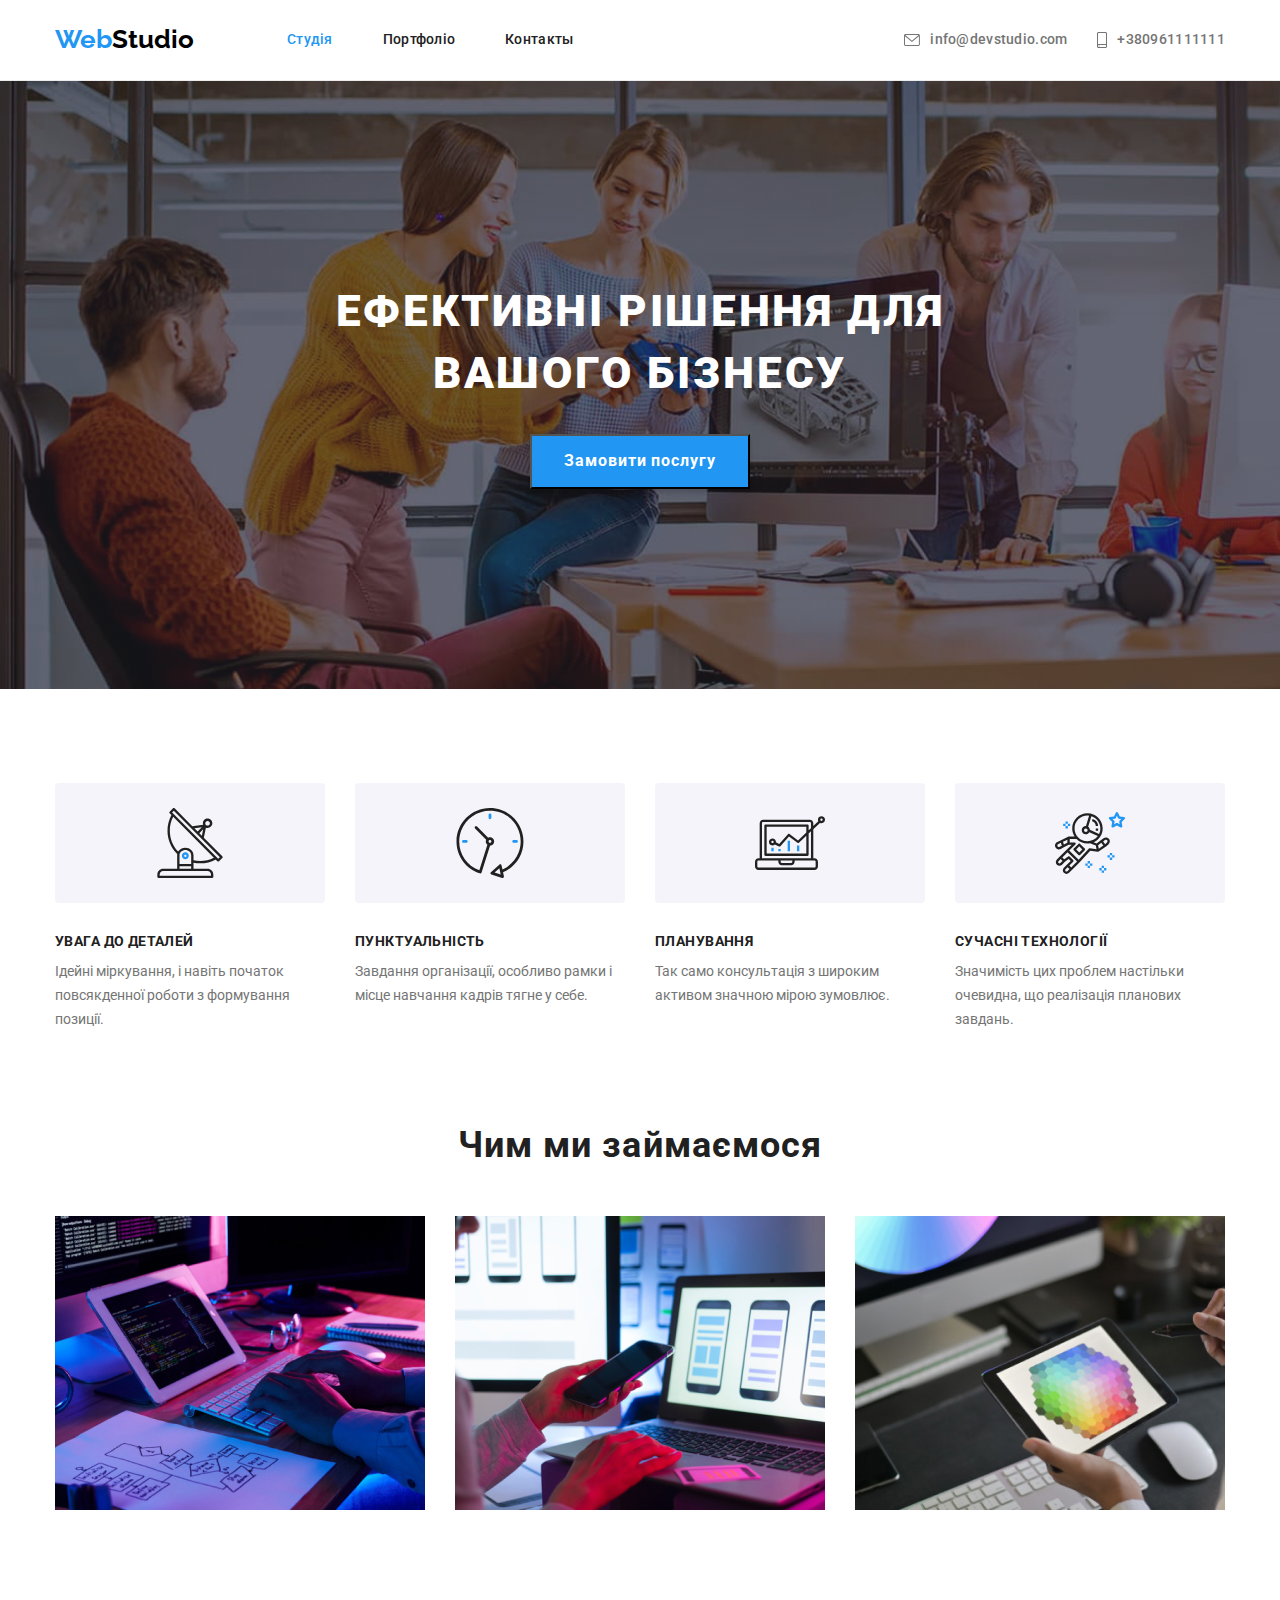
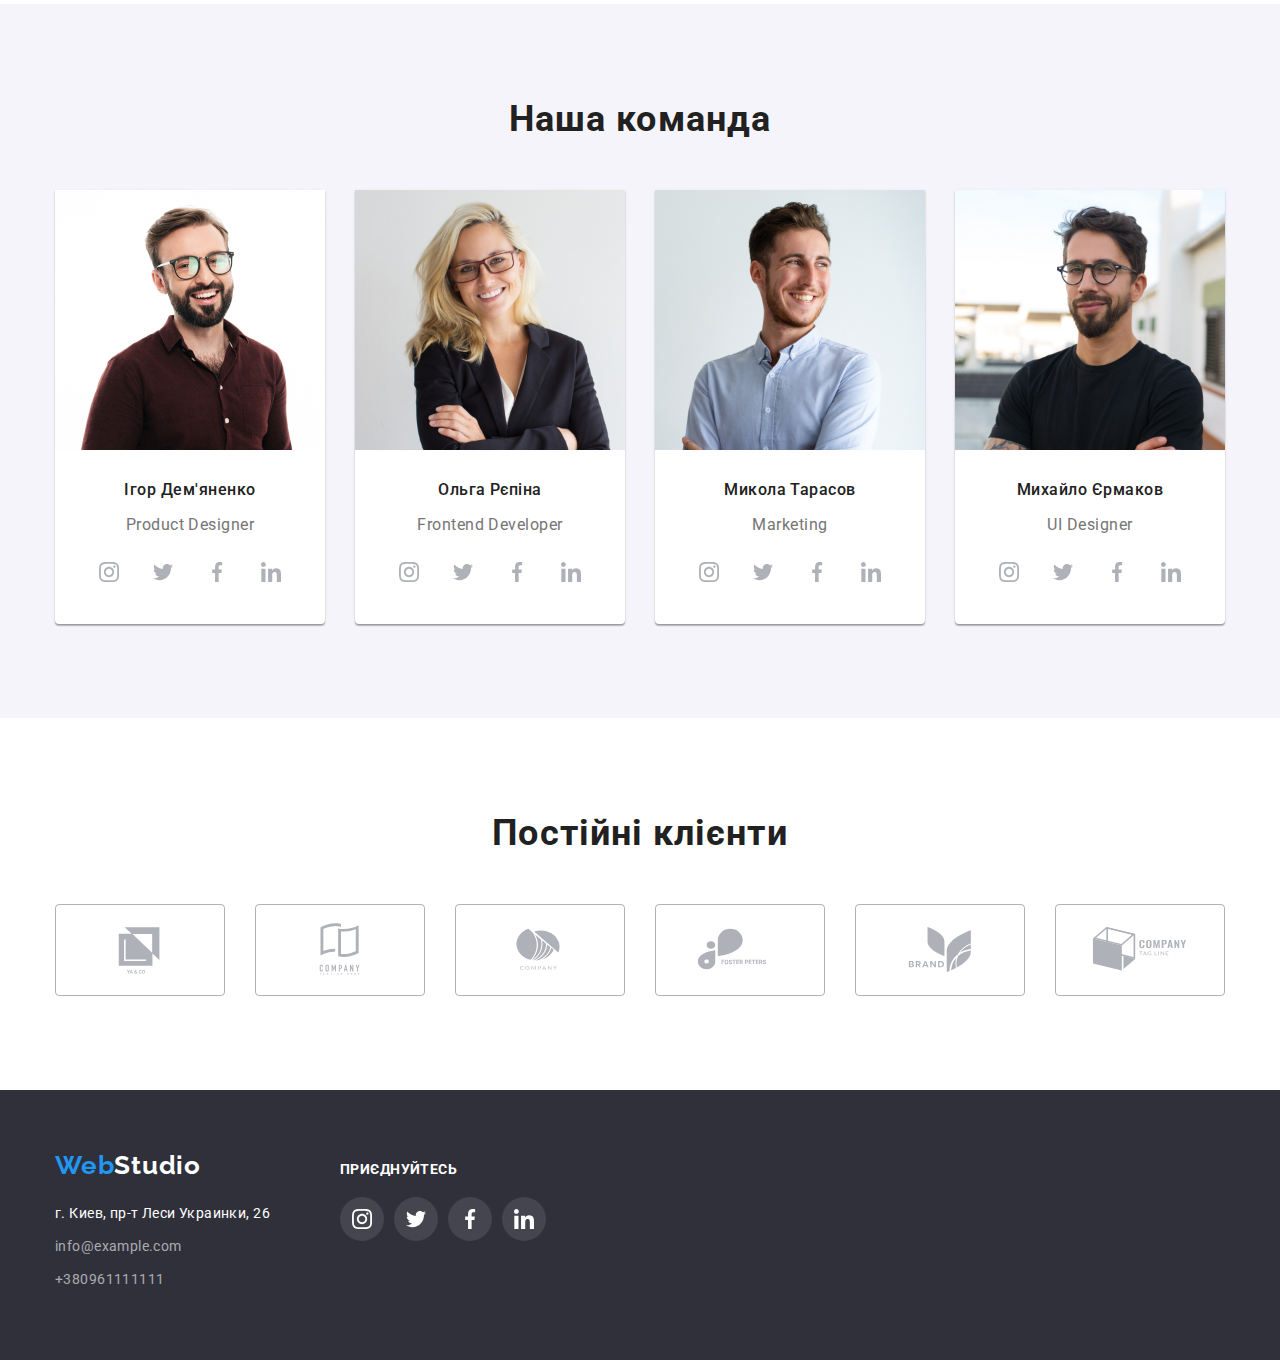
<file: index.html>
<!DOCTYPE html>
<html lang="ru">

<head>
    <meta charset="UTF-8" />
    <meta http-equiv="X-UA-Compatible" content="IE=edge" />
    <meta name="viewport" content="width=device-width, initial-scale=1.0" />
    <title>Document</title>
    <link rel="preconnect" href="https://fonts.googleapis.com" />
    <link rel="preconnect" href="https://fonts.gstatic.com" crossorigin />
    <link
        href="https://fonts.googleapis.com/css2?family=Raleway:wght@700&family=Roboto:wght@400;500;700;900&display=swap"
        rel="stylesheet" />
    <link rel="stylesheet"
        href="https://cdnjs.cloudflare.com/ajax/libs/modern-normalize/1.1.0/modern-normalize.min.css">
    <link rel="stylesheet" href="css/styles.css" />
</head>

<body>
    <!--header-->
    <header class="header">
        <div class="container header-container">
            <nav class="header-nav">
                <a href="./index.html" lang="en"><span class="logo-web">Web</span><span
                        class="logo-studio">Studio</span></a>
                <ul class="header-list list">
                    <li class="header-item">
                        <a href="./index.html" class="current link">Студія</a>
                    </li>
                    <li class="header-item">
                        <a href="./portfolio.html" class="link">Портфоліо</a>
                    </li>
                    <li class="header-item">
                        <a href="" class="link">Контакты</a>
                    </li>
                </ul>
            </nav>
            <ul class="contacts-list list">
                <li class="header-item">
                    <a href="mailto:info@devstudio.com" class="contakt-link link">
                        <svg class="contact-item-icon" width="16px" height="12px">
                            <use href="./images/icons.svg#icon-envelope"></use>
                        </svg>
                        info@devstudio.com</a>
                </li>
                <li class="header-item">
                    <a href="tel:+380961111111" class="contakt-link link">
                        <svg class="contact-item-icon" width="10px" height="16px">
                            <use href="./images/icons.svg#icon-smartphone"></use>
                        </svg>+380961111111</a>
                </li>
            </ul>
        </div>
    </header>

    <!--hero-->
    <main>
        <section class="hero">
            <div class="conteiner">
                <h1 class="hero-title">Ефективні рішення для <br /> вашого бізнесу</h1>
                <button type="button" class="hero-btn btn">Замовити послугу</button>
            </div>
        </section>

        <!--benefits-->

        <section class="section-benefits section">
            <div class="container">
                <ul class="benefits-list list">
                    <li class="benefits-item">
                        <div class="benefits-frame">
                            <svg class="benefits-icon" width="70" height="70">
                                <use href="./images/icons.svg#icon-antenna">
                                </use>
                            </svg>
                        </div>
                        <h3 class="benefits-item-titel">УВАГА ДО ДЕТАЛЕЙ</h3>
                        <p class="benefits-item-text">
                            Ідейні міркування, і навіть початок повсякденної роботи з
                            формування позиції.
                        </p>
                    </li>
                    <li class="benefits-item">
                        <div class="benefits-frame">
                            <svg class="benefits-icon" width="70" height="70">
                                <use href="./images/icons.svg#icon-clock">
                                </use>
                            </svg>
                        </div>
                        <h3 class="benefits-item-titel">ПУНКТУАЛЬНІСТЬ</h3>
                        <p class="benefits-item-text">
                            Завдання організації, особливо рамки і місце навчання кадрів тягне
                            у себе.
                        </p>
                    </li>
                    <li class="benefits-item">
                        <div class="benefits-frame">
                            <svg class="benefits-icon" width="70" height="70">
                                <use href="./images/icons.svg#icon-diagram">
                                </use>
                            </svg>
                        </div>
                        <h3 class="benefits-item-titel">ПЛАНУВАННЯ</h3>
                        <p class="benefits-item-text">
                            Так само консультація з широким активом значною мірою зумовлює.
                        </p>
                    </li>
                    <li class="benefits-item">
                        <div class="benefits-frame">
                            <svg class="benefits-icon" width="70" height="70">
                                <use href="./images/icons.svg#icon-astronaut">
                                </use>
                            </svg>
                        </div>
                        <h3 class="benefits-item-titel">СУЧАСНІ ТЕХНОЛОГІЇ</h3>
                        <p class="benefits-item-text">
                            Значимість цих проблем настільки очевидна, що реалізація планових
                            завдань.
                        </p>
                    </li>
                </ul>
            </div>
        </section>

        <!--what we are doing-->

        <section class="what-we-do-section section">
            <div class="container">
                <h2 class="section-title">Чим ми займаємося</h2>
                <ul class="what-we-do-list list">
                    <li class="what-we-do-item">
                        <img src="./images/photo-1.jpg" alt="фото1" width="370" />
                    </li>
                    <li class="what-we-do-item">
                        <img src="./images/photo-2.jpg" alt="фото2" width="370" />
                    </li>
                    <li class="what-we-do-item">
                        <img src="./images/photo-3.jpg" alt="фото3" width="370" />
                    </li>
                </ul>
            </div>
        </section>

        <!--team-->
        <section class="team section">
            <div class="container">
                <h2 class="team-title">Наша команда</h2>
                <ul class="team-social list">
                    <li class="team-list">
                        <img src="./images/employee1.jpg" alt="сотрудник1" width="270" />
                        <div class="team-border">
                            <h3 class="team-name">Ігор Дем'яненко</h3>
                            <p lang="en" class="team-item">Product Designer</p>
                            <ul class="team-soc list">
                                <li class="team-soc-iteam">
                                    <a href="" class="team-soc-link link">
                                        <svg class="team-soc-icon" width="20" height="20">
                                            <use href="./images/icons.svg#icon-instagram">
                                            </use>
                                        </svg>
                                    </a>
                                </li>
                                <li class="team-soc-iteam">
                                    <a href="" class="team-soc-link link">
                                        <svg class="team-soc-icon" width="20" height="20">
                                            <use href="./images/icons.svg#icon-twitter">
                                            </use>
                                        </svg>
                                    </a>
                                </li>
                                <li class="team-soc-iteam">
                                    <a href="" class="team-soc-link link">
                                        <svg class="team-soc-icon" width="20" height="20">
                                            <use href="./images/icons.svg#icon-facebook">
                                            </use>
                                        </svg>
                                    </a>
                                </li>
                                <li class="team-soc-iteam">
                                    <a href="" class="team-soc-link link">
                                        <svg class="team-soc-icon" width="20" height="20">
                                            <use href="./images/icons.svg#icon-linkedin">
                                            </use>
                                        </svg>
                                    </a>
                                </li>
                            </ul>
                        </div>
                    </li>

                    <li class="team-list">
                        <img src="./images/employee2.jpg" alt="сотрудник2" width="270" />
                        <div class="team-border">
                            <h3 class="team-name">Ольга Рєпіна</h3>
                            <p lang="en" class="team-item">Frontend Developer</p>
                            <ul class="team-soc list">
                                <li class="team-soc-iteam">
                                    <a href="" class="team-soc-link link">
                                        <svg class="team-soc-icon" width="20" height="20">
                                            <use href="./images/icons.svg#icon-instagram">
                                            </use>
                                        </svg>
                                    </a>
                                </li>
                                <li class="team-soc-iteam">
                                    <a href="" class="team-soc-link link">
                                        <svg class="team-soc-icon" width="20" height="20">
                                            <use href="./images/icons.svg#icon-twitter">
                                            </use>
                                        </svg>
                                    </a>
                                </li>
                                <li class="team-soc-iteam">
                                    <a href="" class="team-soc-link link">
                                        <svg class="team-soc-icon" width="20" height="20">
                                            <use href="./images/icons.svg#icon-facebook">
                                            </use>
                                        </svg>
                                    </a>
                                </li>
                                <li class="team-soc-iteam">
                                    <a href="" class="team-soc-link link">
                                        <svg class="team-soc-icon" width="20" height="20">
                                            <use href="./images/icons.svg#icon-linkedin">
                                            </use>
                                        </svg>
                                    </a>
                                </li>
                            </ul>
                        </div>
                    </li>
                    <li class="team-list">
                        <img src="./images/employee3.jpg" alt="сотрудник3" width="270" />
                        <div class="team-border">
                            <h3 class="team-name">Микола Тарасов</h3>
                            <p lang="en" class="team-item">Marketing</p>
                            <ul class="team-soc list">
                                <li class="team-soc-iteam">
                                    <a href="" class="team-soc-link link">
                                        <svg class="team-soc-icon" width="20" height="20">
                                            <use href="./images/icons.svg#icon-instagram">
                                            </use>
                                        </svg>
                                    </a>
                                </li>
                                <li class="team-soc-iteam">
                                    <a href="" class="team-soc-link link">
                                        <svg class="team-soc-icon" width="20" height="20">
                                            <use href="./images/icons.svg#icon-twitter">
                                            </use>
                                        </svg>
                                    </a>
                                </li>
                                <li class="team-soc-iteam">
                                    <a href="" class="team-soc-link link">
                                        <svg class="team-soc-icon" width="20" height="20">
                                            <use href="./images/icons.svg#icon-facebook">
                                            </use>
                                        </svg>
                                    </a>
                                </li>
                                <li class="team-soc-iteam">
                                    <a href="" class="team-soc-link link">
                                        <svg class="team-soc-icon" width="20" height="20">
                                            <use href="./images/icons.svg#icon-linkedin">
                                            </use>
                                        </svg>
                                    </a>
                                </li>
                            </ul>
                        </div>
                    </li>
                    <li class="team-list">
                        <img src="./images/employee4.jpg" alt="сотрудник4" width="270" />
                        <div class="team-border">
                            <h3 class="team-name">Михайло Єрмаков</h3>
                            <p lang="en" class="team-item">UI Designer</p>
                            <ul class="team-soc list">
                                <li class="team-soc-iteam">
                                    <a href="" class="team-soc-link link">
                                        <svg class="team-soc-icon" width="20" height="20">
                                            <use href="./images/icons.svg#icon-instagram">
                                            </use>
                                        </svg>
                                    </a>
                                </li>
                                <li class="team-soc-iteam">
                                    <a href="" class="team-soc-link link">
                                        <svg class="team-soc-icon" width="20" height="20">
                                            <use href="./images/icons.svg#icon-twitter">
                                            </use>
                                        </svg>
                                    </a>
                                </li>
                                <li class="team-soc-iteam">
                                    <a href="" class="team-soc-link link">
                                        <svg class="team-soc-icon" width="20" height="20">
                                            <use href="./images/icons.svg#icon-facebook">
                                            </use>
                                        </svg>
                                    </a>
                                </li>
                                <li class="team-soc-iteam">
                                    <a href="" class="team-soc-link link">
                                        <svg class="team-soc-icon" width="20" height="20">
                                            <use href="./images/icons.svg#icon-linkedin">
                                            </use>
                                        </svg>
                                    </a>
                                </li>
                            </ul>
                        </div>
                    </li>
                </ul>
            </div>
        </section>

        <!--clients-->
        <section class="clients section">
            <div class="container">
                <h2 class="clients-title">Постійні клієнти</h2>
                <ul class="clients-list list">
                    <li class="clients-item">
                        <a href="" class="clients-link">
                            <svg class="client-icon" width="106" height="60">
                                <use href="./images/icons.svg#icon-Logo1">
                                </use>
                            </svg>
                        </a>
                    </li>
                    <li class="clients-item">
                        <a href="" class="clients-link">
                            <svg class="client-icon" width="106" height="60">
                                <use href="./images/icons.svg#icon-Logo2">
                                </use>
                            </svg>
                        </a>
                    </li>
                    <li class="clients-item">
                        <a href="" class="clients-link">
                            <svg class="client-icon" width="106" height="60">
                                <use href="./images/icons.svg#icon-Logo3">
                                </use>
                            </svg>
                        </a>
                    </li>
                    <li class="clients-item">
                        <a href="" class="clients-link">
                            <svg class="client-icon" width="106" height="60">
                                <use href="./images/icons.svg#icon-Logo4">
                                </use>
                            </svg>
                        </a>
                    </li>
                    <li class="clients-item">
                        <a href="" class="clients-link">
                            <svg class="client-icon" width="106" height="60">
                                <use href="./images/icons.svg#icon-Logo5">
                                </use>
                            </svg>
                        </a>
                    </li>
                    <li class="clients-item">
                        <a href="" class="clients-link">
                            <svg class="client-icon" width="106" height="60">
                                <use href="./images/icons.svg#icon-Logo6">
                                </use>
                            </svg>
                        </a>
                    </li>
                </ul>
            </div>
        </section>
    </main>

    <!--footer-->
    <footer class="footer">
        <div class="footer-container container">
            <div class="footer-contacts">
                <a href="./index.html" class="logo link" lang="en">Web<span class="footer-logo">Studio</span></a>
                <address class="footer-addres">
                    <ul class="footer-list list">
                        <li class="footer-item">
                            <a href="https://bit.ly/3pXMvUd" target="_blank" rel="noopener noreferrer"
                                class="footer-addres">г.
                                Киев, пр-т Леси Украинки, 26
                            </a>
                        </li>
                        <li class="footer-item">
                            <a href="mailto:info@devstudio.com" class="footer-email">info@example.com</a>
                        </li>
                        <li class="footer-item">
                            <a href="tel:+380961111111" class="footer-tel">+380961111111</a>
                        </li>
                    </ul>
                </address>
            </div>
            <div class="footer-soc">
                <p class="pre-footer-soc">приєднуйтесь</p>
                <ul class="footer-soc-list list">
                    <li class="footer-soc-item">
                        <a href="" class="footer-soc-link link">
                            <svg class="footer-soc-icon" width="20" height="20">
                                <use href="./images/icons.svg#icon-instagram">
                                </use>
                            </svg>
                        </a>
                    </li>
                    <li class="footer-soc-iteam">
                        <a href="" class="footer-soc-link link">
                            <svg class="footer-soc-icon" width="20" height="20">
                                <use href="./images/icons.svg#icon-twitter">
                                </use>
                            </svg>
                        </a>
                    </li>
                    <li class="footer-soc-iteam">
                        <a href="" class="footer-soc-link link">
                            <svg class="footer-soc-icon" width="20" height="20">
                                <use href="./images/icons.svg#icon-facebook">
                                </use>
                            </svg>
                        </a>
                    </li>
                    <li class="footer-soc-iteam">
                        <a href="" class="footer-soc-link link">
                            <svg class="footer-soc-icon" width="20" height="20">
                                <use href="./images/icons.svg#icon-linkedin">
                                </use>
                            </svg>
                        </a>
                    </li>
                </ul>
            </div>
        </div>
    </footer>
</body>

</html>
</file>
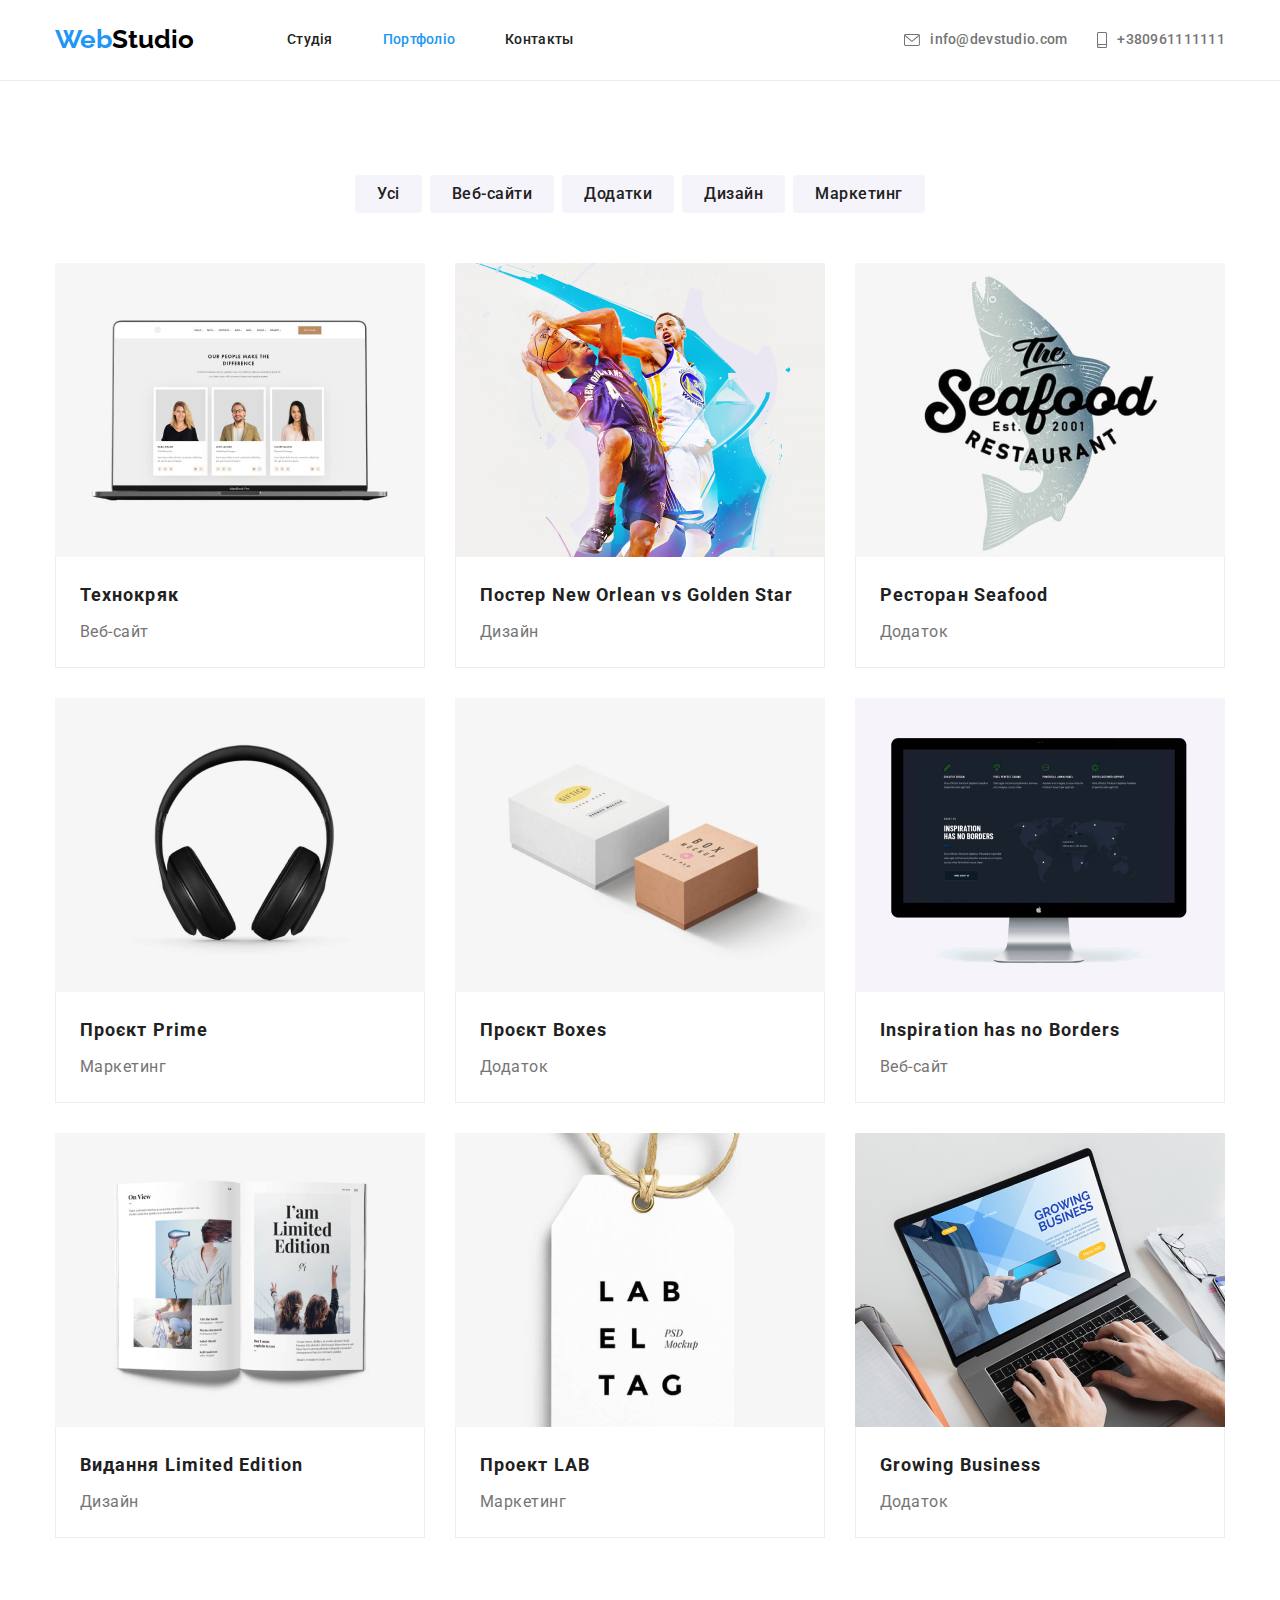
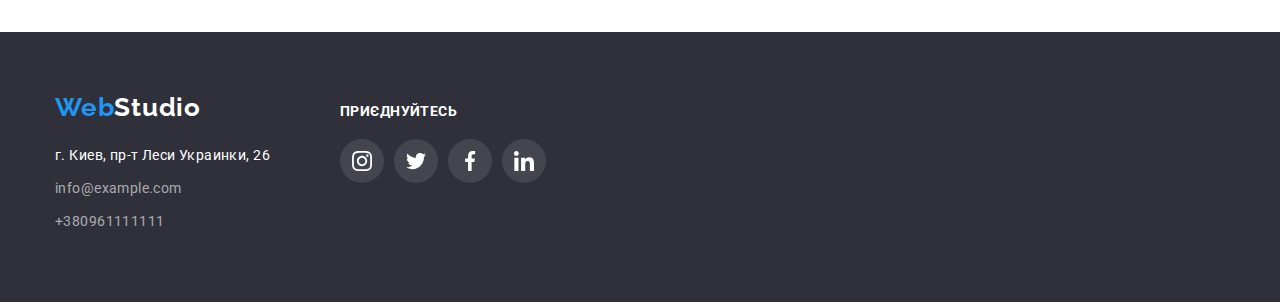
<file: portfolio.html>
<!DOCTYPE html>
<html lang="ru">

<head>
    <meta charset="UTF-8" />
    <meta http-equiv="X-UA-Compatible" content="IE=edge" />
    <meta name="viewport" content="width=device-width, initial-scale=1.0" />
    <title>Document</title>
    <link rel="preconnect" href="https://fonts.googleapis.com" />
    <link rel="preconnect" href="https://fonts.gstatic.com" crossorigin />
    <link
        href="https://fonts.googleapis.com/css2?family=Raleway:wght@700&family=Roboto:wght@400;500;700;900&display=swap"
        rel="stylesheet" />
    <link rel="stylesheet"
        href="https://cdnjs.cloudflare.com/ajax/libs/modern-normalize/1.1.0/modern-normalize.min.css">
    <link rel="stylesheet" href="css/styles.css" />
</head>

<body>
    <!--header-->
    <header class="header">
        <div class="container header-container">
            <nav class="header-nav">
                <a href="./index.html" lang="en"><span class="logo-web">Web</span><span
                        class="logo-studio">Studio</span></a>
                <ul class="header-list list">
                    <li class="header-item">
                        <a href="./index.html" class="link">Студія</a>
                    </li>
                    <li class="header-item">
                        <a href="./portfolio.html" class="current link">Портфоліо</a>
                    </li>
                    <li class="header-item">
                        <a href="" class="link">Контакты</a>
                    </li>
                </ul>
            </nav>
            <ul class="contacts-list list">
                <li class="header-item">
                    <a href="mailto:info@devstudio.com" class="contakt-link link">
                        <svg class="contact-item-icon" width="16px" height="12px">
                            <use href="./images/icons.svg#icon-envelope"></use>
                        </svg>
                        info@devstudio.com</a>
                </li>
                <li class="header-item">
                    <a href="tel:+380961111111" class="contakt-link link">
                        <svg class="contact-item-icon" width="10px" height="16px">
                            <use href="./images/icons.svg#icon-smartphone"></use>
                        </svg>+380961111111</a>
                </li>
            </ul>
        </div>
    </header>
    <main>
        <section class="portfolio section">
            <h1 hidden>Gallery</h1>
            <div class="container">
                <ul class="btn-list">
                    <li class="btn-item list">
                        <button type="button" class="button-portfolio ">Усі</button>
                    </li>
                    <li class="btn-item list">
                        <button type="button" class="button-portfolio">Веб-сайти</button>
                    </li>
                    <li class="btn-item list">
                        <button type="button" class="button-portfolio">Додатки</button>
                    </li>
                    <li class="btn-item list">
                        <button type="button" class="button-portfolio">Дизайн</button>
                    </li>
                    <li class="btn-item list">
                        <button type="button" class="button-portfolio">Маркетинг</button>
                    </li>
                </ul>

                <ul class="gallery-list list">
                    <li class="gallery-item">
                        <img src="./images/photo4.jpg" alt="web-site" width="370" />
                        <div class="gallery-item-text">
                            <h2 class="gallery-title">Технокряк</h2>
                            <p class="gallery-text">Веб-сайт</p>
                        </div>
                    </li>
                    <li class="gallery-item">
                        <img src="./images/photo5.jpg" alt="design" width="370" />
                        <div class="gallery-item-text">
                            <h2 class="gallery-title">Постер New Orlean vs Golden Star</h2>
                            <p class="gallery-text">Дизайн</p>
                        </div>
                    </li>
                    <li class="gallery-item">
                        <img src="./images/photo6.jpg" alt="restaurant-seafood" width="370" />
                        <div class="gallery-item-text">
                            <h2 class="gallery-title">Ресторан Seafood</h2>
                            <p class="gallery-text">Додаток</p>
                        </div>
                    </li>
                    <li class="gallery-item">
                        <img src="./images/photo7.jpg" alt="project-prime" width="370" />
                        <div class="gallery-item-text">
                            <h2 class="gallery-title">Проєкт Prime</h2>
                            <p class="gallery-text">Маркетинг</p>
                        </div>
                    </li>
                    <li class="gallery-item">
                        <img src="./images/photo8.jpg" alt="project-boxes" width="370" />
                        <div class="gallery-item-text">
                            <h2 class="gallery-title">Проєкт Boxes</h2>
                            <p class="gallery-text">Додаток</p>
                        </div>
                    </li>
                    <li class="gallery-item">
                        <img src="./images/photo9.jpg" alt="inspiration" width="370" />
                        <div class="gallery-item-text">
                            <h2 class="gallery-title">Inspiration has no Borders</h2>
                            <p class="gallery-text">Веб-сайт</p>
                        </div>
                    </li>
                    <li class="gallery-item">
                        <img src="./images/photo10.jpg" alt="limited-edition" width="370" />
                        <div class="gallery-item-text">
                            <h2 class="gallery-title">Видання Limited Edition</h2>
                            <p class="gallery-text">Дизайн</p>
                        </div>
                    </li>
                    <li class="gallery-item">
                        <img src="./images/photo11.jpg" alt="project-lab" width="370" />
                        <div class="gallery-item-text">
                            <h2 class="gallery-title">Проект LAB</h2>
                            <p class="gallery-text">Маркетинг</p>
                        </div>
                    </li>
                    <li class="gallery-item">
                        <img src="./images/photo12.jpg" alt="growing-business" width="370" />
                        <div class="gallery-item-text">
                            <h2 class="gallery-title">Growing Business</h2>
                            <p class="gallery-text">Додаток</p>
                        </div>
                    </li>
                </ul>
            </div>
        </section>
    </main>
    <!--footer-->
    <footer class="footer">
        <div class="footer-container container">
            <div class="footer-contacts">
                <a href="./index.html" class="logo link" lang="en">Web<span class="footer-logo">Studio</span></a>
                <address class="footer-addres">
                    <ul class="footer-list list">
                        <li class="footer-item">
                            <a href="https://bit.ly/3pXMvUd" target="_blank" rel="noopener noreferrer"
                                class="footer-addres">г.
                                Киев, пр-т Леси Украинки, 26
                            </a>
                        </li>
                        <li class="footer-item">
                            <a href="mailto:info@devstudio.com" class="footer-email">info@example.com</a>
                        </li>
                        <li class="footer-item">
                            <a href="tel:+380961111111" class="footer-tel">+380961111111</a>
                        </li>
                    </ul>
                </address>
            </div>
            <div class="footer-soc">
                <p class="pre-footer-soc">приєднуйтесь</p>
                <ul class="footer-soc-list list">
                    <li class="footer-soc-item">
                        <a href="" class="footer-soc-link link">
                            <svg class="footer-soc-icon" width="20" height="20">
                                <use href="./images/icons.svg#icon-instagram">
                                </use>
                            </svg>
                        </a>
                    </li>
                    <li class="footer-soc-iteam">
                        <a href="" class="footer-soc-link link">
                            <svg class="footer-soc-icon" width="20" height="20">
                                <use href="./images/icons.svg#icon-twitter">
                                </use>
                            </svg>
                        </a>
                    </li>
                    <li class="footer-soc-iteam">
                        <a href="" class="footer-soc-link link">
                            <svg class="footer-soc-icon" width="20" height="20">
                                <use href="./images/icons.svg#icon-facebook">
                                </use>
                            </svg>
                        </a>
                    </li>
                    <li class="footer-soc-iteam">
                        <a href="" class="footer-soc-link link">
                            <svg class="footer-soc-icon" width="20" height="20">
                                <use href="./images/icons.svg#icon-linkedin">
                                </use>
                            </svg>
                        </a>
                    </li>
                </ul>
            </div>
        </div>
    </footer>
</body>

</html>
</file>
<file: css/styles.css>
:root {
  --primary-text-color: #212121;
  --title-text-color: #757575;
  --accent-text-color: #2196f3;
  --primary-white-color: #ffffff;
  --seconr-color: #f6eaea;
  --second-color: #101010;
  --bth-color: #2196f3;
  --main-color: #e5e5e5;
}

.container {
  margin-left: auto;
  margin-right: auto;
  padding-left: 15px;
  padding-right: 15px;
  width: 1200px;
}

body {
  font-family: "Roboto", sans-serif;
  background: var(--primary-white-color);
}

a {
  text-decoration: none;
}

img {
  display: block;
  max-width: 100%;
  height: auto;
}

.list {
  list-style-type: none;
  padding-left: 0px;
  margin-top: 0;
  margin-bottom: 0;
}

.header-nav .link.current,
.header-nav .link:active,
.header-nav .link:hover,
.header-nav .link:focus {
  color: var(--accent-text-color);
}

.contakt-link .contact-item-icon.current,
.contakt-link .contact-item-icon:active,
.contakt-link .contact-item-icon:hover,
.contakt-link .contact-item-icon:focus {
  color: var(--accent-text-color);
}


.section {
  padding-top: 94px;
  padding-bottom: 94px;
}

/* header*/

.header {
  border-bottom: 1px solid #ECECEC
}

.header-container {
  display: flex;
  align-items: center;
}


.header-nav {
  display: flex;
  align-items: center;
}

.logo-web {
  font-family: "Raleway";
  font-style: normal;
  font-weight: 700;
  font-size: 26px;
  line-height: 1.2;
  color: var(--accent-text-color);
}

.logo-studio {
  font-family: "Raleway";
  font-style: normal;
  font-weight: 700;
  font-size: 26px;
  line-height: 1.2;
  color: #000000;
}

.header-list {
  display: flex;
  margin-left: 93px;


}

.header-list .header-item:not(:first-child) {
  margin-right: 0px;
  margin-left: 50px;
}

.header-list .link {
  display: block;
  padding-top: 32px;
  padding-bottom: 32px;
  font-weight: 500;
  font-size: 14px;
  line-height: 1.1;
  letter-spacing: 0.02em;
  color: var(--primary-text-color);
  text-decoration: none;
}

.contacts-list {
  display: flex;
  column-gap: 30px;
  margin-left: auto;
}

.contacts-list .link {
  font-weight: 500;
  display: flex;
  align-items: center;
  padding-top: 32px;
  padding-bottom: 32px;
  font-size: 14px;
  line-height: 1.14;
  letter-spacing: 0.02em;
  color: var(--title-text-color);
}

.contact-item-icon {
  fill: currentColor;
  margin-right: 10px;
  background-position: center;
  background-size: contain;
}

.contakt-link:hover,
.contakt-link:focus {
  color: #2196F3;
}

/*------- hero------------------*/

.hero {
  background-color: var(--second-color);
  max-width: 1600px;
  padding-top: 200px;
  padding-bottom: 200px;
  margin-left: auto;
  margin-right: auto;
  background-image: linear-gradient(rgba(47, 48, 58, 0.4), rgba(47, 48, 58, 0.4)), url(../images/Imgbg-fon.jpg);
  background-repeat: no-repeat;
  text-align: center;
  background-size: cover;
}

.hero-title {
  font-weight: 900;
  font-size: 44px;
  line-height: 1.4;
  letter-spacing: 0.06em;
  text-transform: uppercase;
  text-align: center;
  margin-top: 0;
  margin-bottom: 30px;
  color: var(--primary-white-color);
}

.hero .container {
  padding-top: 200px;
  padding-bottom: 200px;
}

/*---------button-----------*/

.hero-btn {
  font-family: inherit;
  font-weight: 700;
  font-size: 16px;
  line-height: 1.9;
  letter-spacing: 0.06em;
  text-align: center;
  padding: 10px 32px;
  margin-left: auto;
  margin-right: auto;
  min-width: 216px;
  color: var(--primary-white-color);
  background-color: var(--bth-color);
  box-shadow: 0px 4px 4px rgba(0, 0, 0, 0.15);
}

.hero-btn:hover,
.hero-btn:focus {
  background-color: var(--accent-text-color);
}

/*-----button-portfolio-----*/
.btn-list {
  justify-content: center;
  display: flex;
  height: 38px;
  margin-top: 0;
  margin-bottom: 50px;
  padding-left: 0;
}

.button-portfolio {
  font-family: inherit;
  font-weight: 500;
  font-size: 16px;
  line-height: calc(26/16);
  letter-spacing: 0.03em;
  padding: 6px 22px;
  margin-left: 0;
  border-radius: 4px;
  cursor: pointer;
  border: none;
  color: var(--primary-text-color);
  background-color: #F5F4FA;
}

.btn-item:not(:last-child) {
  margin-right: 8px;
}

.button-portfolio:active,
.button-portfolio:hover,
.button-portfolio:focus {
  color: var(--primary-white-color);
  background-color: var(--bth-color);
  box-shadow: 0px 3px 1px rgba(0, 0, 0, 0.1), 0px 1px 2px rgba(0, 0, 0, 0.08), 0px 2px 2px rgba(0, 0, 0, 0.12);

}

.gallery-item:hover,
.gallery-item:focus {
  box-shadow: 0px 1px 1px rgba(0, 0, 0, 0.12),
    0px 4px 4px rgba(0, 0, 0, 0.06),
    1px 4px 6px rgba(0, 0, 0, 0.16);
}

.gallery-title {
  font-weight: 700;
  font-size: 18px;
  line-height: 2;
  letter-spacing: 0.06em;
  color: var(--primary-text-color);
  margin-top: 0px;
  margin-bottom: 4px;

}

.gallery-text {
  font-weight: 400;
  font-size: 16px;
  line-height: 1.87;
  letter-spacing: 0.03em;
  color: var(--title-text-color);
  margin-top: 0px;
  margin-bottom: 0px;
}

.gallery-item {
  flex-basis: calc((100%-60px))/3;
  background: var(--primary-white-color);
  gap: 30px;
}

.gallery-list {
  display: flex;
  flex-wrap: wrap;
  gap: 30px;
}

.gallery-item-text {
  padding: 20px 24px;
  border-right: 1px solid #eeeeee;
  border-bottom: 1px solid #eeeeee;
  border-left: 1px solid #eeeeee;
}

/*-----benefits-- */

.benefits {
  background-color: #F5F5F5;
}

.benefits-list {
  display: flex;
}


.benefits-item:not(:last-child) {
  margin-right: 30px;
}

.benefits-frame {
  display: flex;
  justify-content: center;
  align-items: center;
  width: 270px;
  height: 120px;
  margin-bottom: 30px;
  background: #F5F4FA;
  border-radius: 4px;
}

.benefits-icon {
  display: flex;
}

.benefits-item-titel {
  font-weight: 700;
  font-size: 14px;
  line-height: calc(16/14);
  letter-spacing: 0.03em;
  text-transform: uppercase;
  margin-top: 0;
  margin-bottom: 10px;
  color: var(--primary-text-color);
}

.benefits-item-text {
  font-family: 'Roboto';
  font-weight: 400;
  font-size: 14px;
  line-height: calc(24/14);
  margin-top: 0;
  margin-bottom: 0;
  color: var(--title-text-color);
}


/*---What we do--*/

.what-we-do-section {
  padding-top: 0;
}

.section-title {
  font-style: normal;
  font-weight: 700;
  font-size: 36px;
  line-height: 1.16;
  letter-spacing: 0.03em;
  text-align: center;
  margin-top: 0;
  margin-bottom: 50px;
  color: var(--primary-text-color);
}

.what-we-do-list {
  display: flex;
  align-items: center;

}

.what-we-do-item:not(:last-child) {
  margin-right: 30px;
}

/*---------Team----------*/

.team {
  background: #f5f4fa;
}

.team-title {
  font-weight: 700;
  font-size: 36px;
  line-height: calc(42/36);
  letter-spacing: 0.03em;
  text-align: center;
  margin-top: 0;
  margin-bottom: 50px;
  color: var(--primary-text-color);
}

.team-list {
  background: #FFFFFF;
  box-shadow: 0px 1px 3px rgba(0, 0, 0, 0.12), 0px 1px 1px rgba(0, 0, 0, 0.14), 0px 2px 1px rgba(0, 0, 0, 0.2);
  border-radius: 0px 0px 4px 4px;
}

.team-name {
  font-weight: 500;
  font-size: 16px;
  line-height: calc(19/16);
  text-align: center;
  letter-spacing: 0.03em;
  color: var(--primary-text-color);
  margin-top: 0;
}

.team-border {
  padding-top: 30px;
  padding-bottom: 30px;
}

.team-item {
  font-weight: 400;
  font-size: 16px;
  line-height: calc(19/16);
  text-align: center;
  letter-spacing: 0.03em;
  margin-top: 0;
  margin-bottom: 16px;
  color: var(--title-text-color);
}

.team-social {
  display: flex;
  column-gap: 30px;
  justify-content: center;
  margin: 0;

}

.team-soc {
  display: flex;
  justify-content: center;
  gap: 10px;
}


.team-soc-link {
  width: 44px;
  height: 44px;
  border-radius: 50%;
  background-color: var(--primary-white-color);
  display: flex;
  align-items: center;
  justify-content: center;
}

.team-soc-icon {
  fill: #AFB1B8;
}

.team-soc-link:hover,
.team-soc-link:focus {
  background-color: var(--bth-color);

}

.team-soc-link:hover .team-soc-icon,
.team-soc-link:focus .team-soc-icon {
  fill: var(--primary-white-color);
}

/*---------clients----------*/
.clients-title {
  font-weight: 700;
  font-size: 36px;
  line-height: calc(42/36);
  letter-spacing: 0.03em;
  text-align: center;
  margin-top: 0;
  margin-bottom: 50px;
  color: var(--primary-text-color);
}


.clients-link {
  width: 170px;
  height: 92px;
  color: #AFB1B8;
  border: 1px solid #AFB1B8;
  border-radius: 4px;
  display: flex;
  justify-content: center;
  align-items: center;
  box-sizing: border-box;

}

.clients-list {
  display: flex;
  align-items: center;
}

.clients-item:not(:last-child) {
  margin-right: 30px;
}

.client-icon {
  fill: #AFB1B8;
}

.clients-link:hover,
.clients-link:focus {
  border: 1px solid #2196F3;

}

.clients-link:hover .client-icon,
.clients-link:focus .client-icon {
  fill: var(--bth-color)
}

/*---------FOOTER----------*/

.footer {
  background: #2F303A;
  padding: 60px 0;
}

.footer-container {
  display: flex;
  align-items: baseline;
}

.footer-item {
  margin-bottom: 9px;
}

.footer .logo {
  display: inline-block;
  margin-bottom: 20px;
}

.logo {
  font-family: 'Raleway';
  font-style: normal;
  font-weight: 700;
  font-size: 26px;
  line-height: calc(31/26);
  letter-spacing: 0.03em;
  color: var(--accent-text-color)
}

.footer-logo {
  color: var(--primary-white-color);
}

.footer-addres {
  font-family: 'Roboto';
  font-style: normal;
  font-weight: 400;
  font-size: 14px;
  line-height: calc(24/14);
  letter-spacing: 0.03em;
  padding: 0;
  color: var(--primary-white-color);
}

.footer-email,
.footer-tel {
  font-family: 'Roboto';
  font-style: normal;
  display: block;
  font-size: 14px;
  line-height: calc(24/14);
  letter-spacing: 0.03em;
  color: rgba(255, 255, 255, 0.6);
}

.footer-soc {
  flex-direction: column;
  align-items: baseline;
  margin-left: 70px;
}

.pre-footer-soc {
  display: flex;
  align-items: center;
  margin-top: 0;
  margin-bottom: 20px;
  font-weight: 700;
  font-size: 14px;
  line-height: calc(16/14);
  letter-spacing: 0.03em;
  text-transform: uppercase;
  color: var(--primary-white-color);
}

.footer-soc-list {
  display: flex;
  gap: 10px;
}

.footer-soc-link {
  width: 44px;
  height: 44px;
  border-radius: 50%;
  background-color: rgba(255, 255, 255, 0.1);
  display: flex;
  align-items: center;
  justify-content: center;
}

.footer-soc-icon {
  fill: var(--primary-white-color);
}

.footer-soc-link:hover,
.footer-soc-link:focus {
  background-color: var(--bth-color);
}

.footer-soc-link:hover .footer-soc-icon,
.footer-soc-link:focus .footer-soc-icon {
  fill: var(--primary-white-color);
}
</file>
